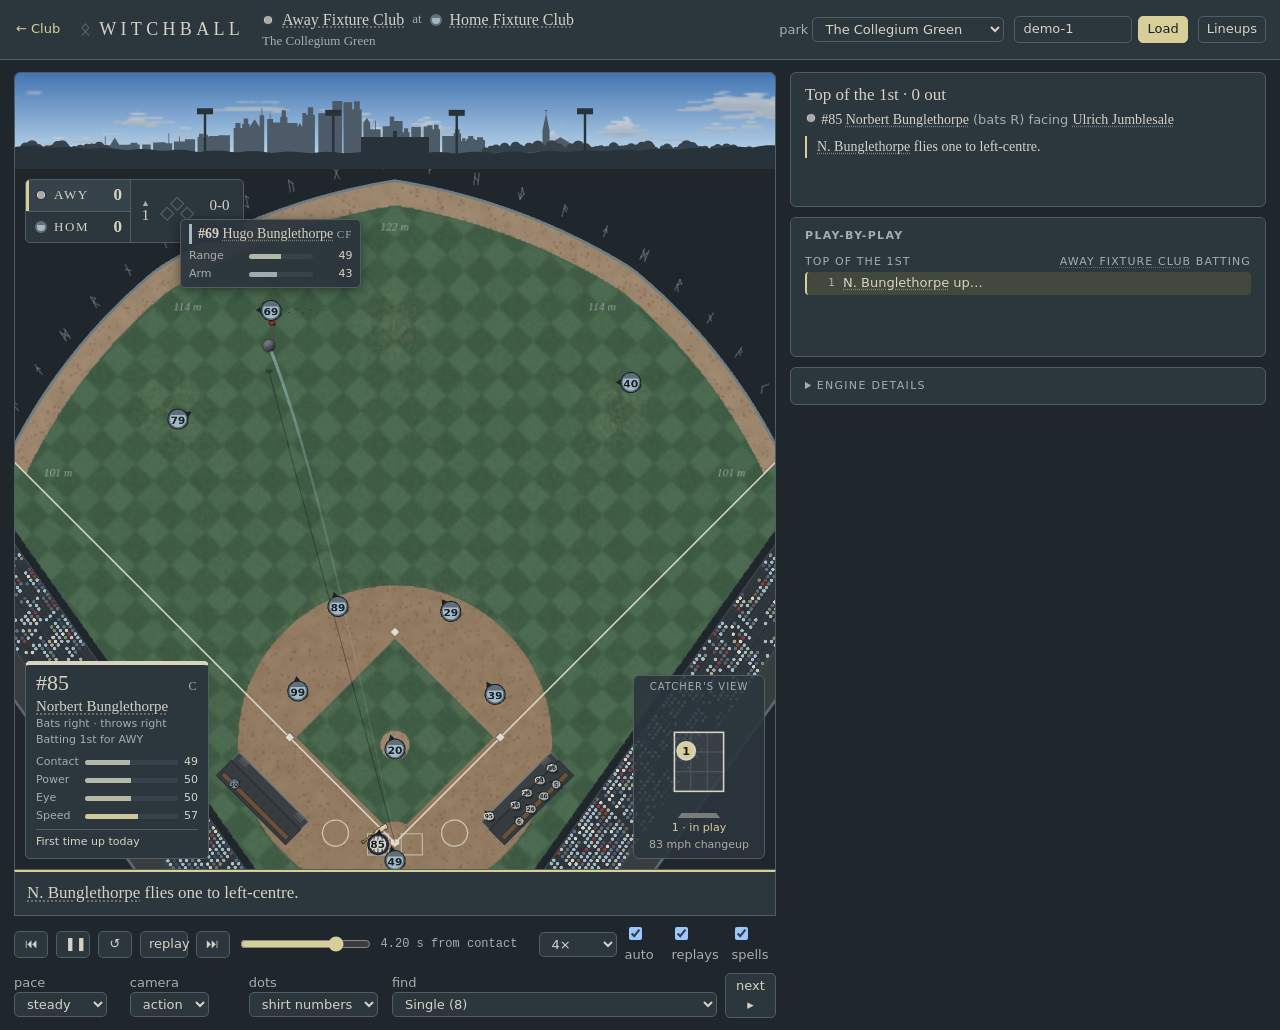
<file: index.html>
<!doctype html>
<html lang="en">
<head>
  <meta charset="utf-8" />
  <meta name="viewport" content="width=device-width, initial-scale=1" />
  <title>Witchball viewer</title>
  <script type="module" crossorigin src="./assets/school_games-C_8aav_Y.js"></script>
  <script type="module" crossorigin src="./assets/rolldown-runtime-XKyaHtl9.js"></script>
  <script type="module" crossorigin src="./assets/CanvasPool-C8TL04p2.js"></script>
  <script type="module" crossorigin src="./assets/canvasUtils-30AujGy8.js"></script>
  <script type="module" crossorigin src="./assets/RenderTargetSystem-Dvyqi79B.js"></script>
  <script type="module" crossorigin src="./assets/getTextureBatchBindGroup-DAd8pHX4.js"></script>
  <script type="module" crossorigin src="./assets/getTexelRangeRects-j-NjzLRM.js"></script>
  <script type="module" crossorigin src="./assets/main-BfYGrlrT.js"></script>
  <link rel="stylesheet" crossorigin href="./assets/main-BqW8c2e1.css">

  <link rel="manifest" href="./manifest.webmanifest" />
  <meta name="theme-color" content="#2c363d" />
  <link rel="apple-touch-icon" href="./icon-180.png" />
  <meta name="apple-mobile-web-app-capable" content="yes" />
  <meta name="mobile-web-app-capable" content="yes" />
  <meta name="apple-mobile-web-app-title" content="Witchball" />
  <meta name="apple-mobile-web-app-status-bar-style" content="black-translucent" />
  <script>if ("serviceWorker" in navigator) addEventListener("load", () => navigator.serviceWorker.register("./sw.js"));</script>
</head>
<body>
  <!-- the match screen of a career game: who, where, and which game of the series; the demo's park, seed and Load are on
       review.html -->
  <header id="bar">
    <a class="to-hub" href="./hub.html" title="Back to your club">← Club</a>
    <div class="brand">Witchball</div>
    <div id="matchup"></div>
    <button type="button" id="open-lineups" class="lineups-btn" title="Both clubs' lineups, benches and bullpens (L); the game waits where it is">Lineups</button>
  </header>
  <main>
    <section id="stage">
      <div id="screen">
        <div id="canvas"></div>
        <div id="scorebug">
          <div class="teams">
            <div class="team" id="sb-away"><i class="chip"></i><span class="abbr"></span><b class="runs"></b></div>
            <div class="team" id="sb-home"><i class="chip"></i><span class="abbr"></span><b class="runs"></b></div>
          </div>
          <div class="state">
            <div class="inning"><span id="sb-half">▲</span><span id="sb-inn">1</span></div>
            <svg id="sb-bases" viewBox="0 0 44 30" aria-label="bases">
              <rect class="b2" x="16" y="2" width="10" height="10" transform="rotate(45 21 7)" />
              <rect class="b3" x="5" y="13" width="10" height="10" transform="rotate(45 10 18)" />
              <rect class="b1" x="27" y="13" width="10" height="10" transform="rotate(45 32 18)" />
            </svg>
            <div class="countouts"><span id="sb-count">0-0</span><span id="sb-outs"><i></i><i></i><i></i></span></div>
          </div>
        </div>
        <div id="card"></div>
        <div id="tip" class="fieldpanel" hidden></div>
        <div id="banner" hidden><div class="big"></div><div class="small"></div></div>
        <div id="casts" hidden aria-live="polite"></div>
        <div id="zone" hidden></div>
      </div>
      <div id="caption">
        <div id="cap-line"></div>
      </div>
      <!-- beneath the field. A wide screen shows every control at once; a phone shows one row (play / pause, replay, speed,
           and the two menus) and opens View or Plays below it: .view and .nav mark what each menu holds, .d and .p the
           wide-screen and the phone wording of a label (style.css) -->
      <div id="cbar">
      <div id="controls">
        <button id="prev" class="nav" title="Previous play (←)">⏮</button>
        <button id="toggle" title="Pause / play (space)" aria-label="Play / pause">❚❚</button>
        <button id="replay" class="nav" title="Restart this play (r)">↺</button>
        <button id="areplay" title="Action replay: the play again, slower, following the ball (p)"><span class="d">replay</span><span class="p">Replay</span></button>
        <button id="next" class="nav" title="Next play (→)">⏭</button>
        <input type="range" id="scrub" class="nav" min="0" max="1000" value="0" aria-label="time in the play" />
        <span id="clock" class="nav"></span>
        <select id="speed" title="Speed" aria-label="Playback speed"></select>
        <label id="l-auto" class="view" title="Go on to the next play when this one ends; off, it stops at the end of each play"><input type="checkbox" id="auto" checked /> <span class="d">auto</span><span class="p">Continue to the next play</span></label>
        <label id="l-replays" class="view" title="Replay big plays (home runs, extra-base hits, double plays, runs), following the ball"><input type="checkbox" id="replays" checked /> <span class="d">replays</span><span class="p">Replay big plays</span></label>
        <label id="l-spells" class="view" title="Spells over exceptional plays: Fireball, Witchhook, Quickstep, Magic Hands, Chain Lightning. One switch for all five; they change nothing of the game (S)"><input type="checkbox" id="spells" checked /> <span class="d">spells</span><span class="p">Spells</span></label>
        <button id="m-view" class="menu-btn" aria-expanded="false" title="Camera, pace, dot labels, and what plays on by itself">View</button>
        <button id="m-nav" class="menu-btn" aria-expanded="false" aria-label="Replay navigation" title="Previous and next play, the scrubber, the time from contact, and Find play">Plays</button>
      </div>
      <div id="jump">
        <label id="l-pace" class="view" title="Time between pitches and plays">pace <select id="pace"></select></label>
        <label id="l-cam" class="view" title="The action camera frames the play; fixed shows the whole field">camera <select id="cam"><option value="action">action</option><option value="fixed">fixed</option></select></label>
        <label id="l-dots" class="view">dots <select id="labels"><option value="numbers">shirt numbers</option><option value="positions">positions</option></select></label>
        <label id="l-find" class="nav">find <select id="kinds"></select></label>
        <button id="findnext" class="nav">next ▸</button>
      </div>
      </div>
    </section>
    <aside id="side">
      <section id="now">
        <h2 id="now-head"></h2>
        <div id="now-who"></div>
        <ol id="now-lines"></ol>
      </section>
      <section id="pbp-wrap">
        <h3>Play-by-play</h3>
        <div id="pbp"></div>
      </section>
      <details id="details">
        <summary>Engine details</summary>
        <div id="version"></div>
        <div id="explain"></div>
      </details>
    </aside>
  </main>
  <div id="who-back" hidden></div>
  <div id="who" role="dialog" aria-label="Card" hidden>
    <button id="who-close" title="Close (Esc): back to the same pitch" aria-label="Close">×</button>
    <div id="who-body"></div>
  </div>
</body>
</html>
</file>
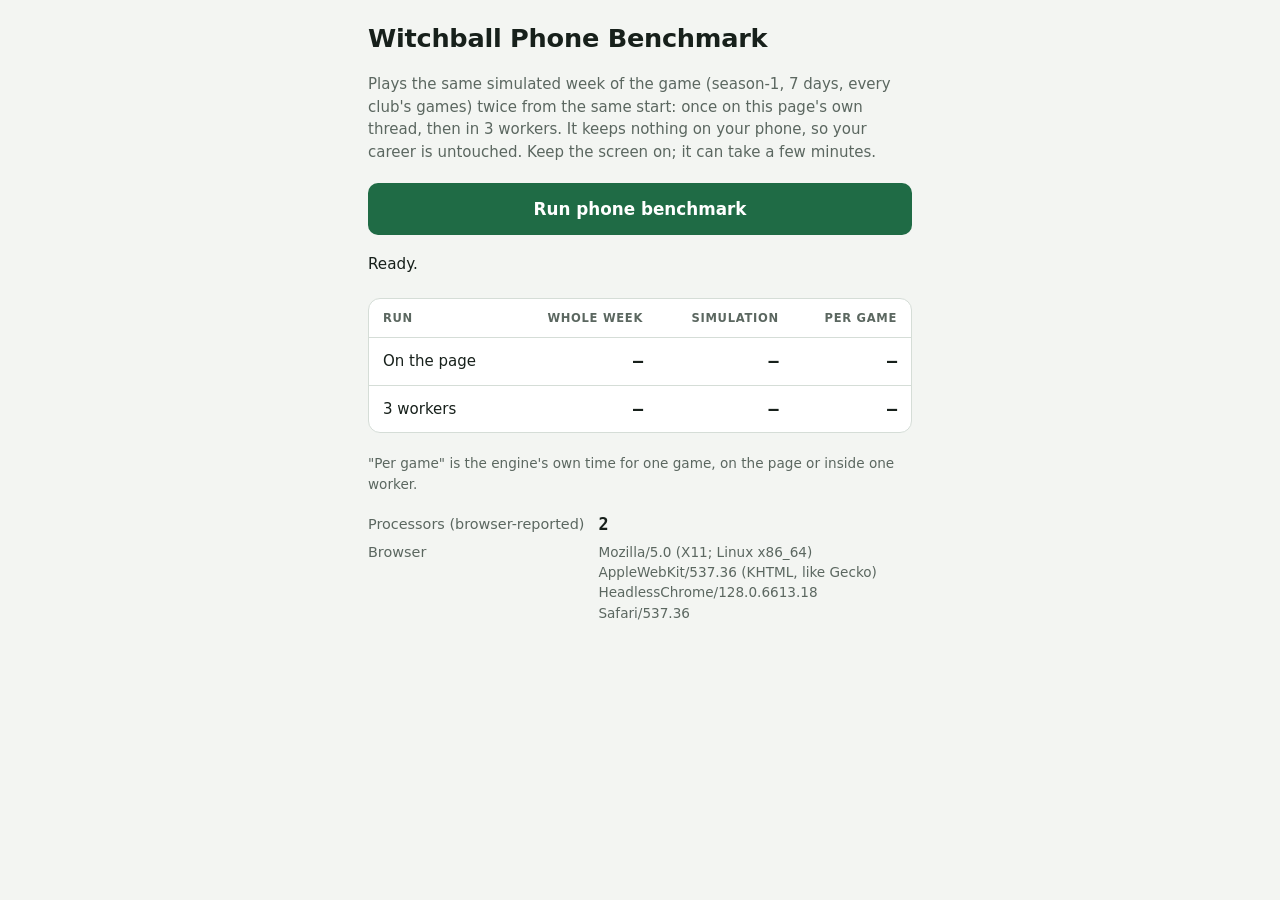
<file: bench/index.html>
<!doctype html><html><head><meta charset=utf8><meta name=viewport content="width=device-width,initial-scale=1,viewport-fit=cover"><style>:root{color-scheme:light;box-sizing:border-box;padding-top:env(safe-area-inset-top,0px);padding-bottom:env(safe-area-inset-bottom,0px)}html{scroll-padding-top:env(safe-area-inset-top,0px)}body{margin:0;padding:0;font:14px -apple-system,BlinkMacSystemFont,sans-serif;background:#fff;color:#000}img{max-width:100%}[hidden]:not([hidden=until-found i]){display:none!important}</style></head><body>
<title>Witchball Phone Benchmark</title>
<meta name="robots" content="noindex">
<style>
  /* One narrow column, read top to bottom: what it does, the button, the two runs side by side, the device. */
  :root {
    --bg: #f3f5f2;        /* infield chalk */
    --panel: #ffffff;
    --fg: #17201b;
    --muted: #5b6760;
    --line: #d5ddd7;
    --accent: #1f6b45;    /* outfield grass */
    --accent-fg: #ffffff;
    --warn: #9a4a12;
    --display: "Space Grotesk", ui-sans-serif, system-ui, sans-serif;
    --body: "Inter", ui-sans-serif, system-ui, -apple-system, "Segoe UI", sans-serif;
    --mono: ui-monospace, "SF Mono", Menlo, Consolas, monospace;
  }
  @media (prefers-color-scheme: dark) {
    :root:not([data-theme="light"]) {
      --bg: #111613; --panel: #19211c; --fg: #e6ece8; --muted: #9aa8a0; --line: #2c3831;
      --accent: #5fc28f; --accent-fg: #0b130e; --warn: #f0a46a; color-scheme: dark;
    }
  }
  :root[data-theme="dark"] {
    --bg: #111613; --panel: #19211c; --fg: #e6ece8; --muted: #9aa8a0; --line: #2c3831;
    --accent: #5fc28f; --accent-fg: #0b130e; --warn: #f0a46a; color-scheme: dark;
  }
  body {
    background: var(--bg); color: var(--fg); font: 15px/1.5 var(--body);
    padding-left: max(16px, env(safe-area-inset-left, 0px)); padding-right: max(16px, env(safe-area-inset-right, 0px));
    padding-block: 24px 40px;
  }
  main { max-width: 34rem; margin: 0 auto; display: grid; gap: 20px; }
  h1 { font: 700 1.6rem/1.15 var(--display); margin: 0; text-wrap: balance; letter-spacing: -0.01em; }
  p { margin: 0; }
  .lede { color: var(--muted); max-width: 60ch; }
  button#run {
    font: 600 1.05rem var(--body); color: var(--accent-fg); background: var(--accent);
    border: 0; border-radius: 10px; padding: 16px 20px; width: 100%; cursor: pointer;
  }
  button#run:disabled { opacity: 0.55; cursor: progress; }
  button#run:focus-visible { outline: 3px solid var(--fg); outline-offset: 3px; }
  #status { font: 500 0.95rem var(--body); min-height: 1.5em; }
  body[data-state="error"] #status { color: var(--warn); }
  .results { background: var(--panel); border: 1px solid var(--line); border-radius: 12px; overflow-x: auto; }
  table { width: 100%; border-collapse: collapse; font-variant-numeric: tabular-nums; }
  th, td { padding: 12px 14px; text-align: right; border-bottom: 1px solid var(--line); white-space: nowrap; }
  th:first-child, td:first-child { text-align: left; white-space: normal; }
  thead th { font: 600 0.72rem var(--body); text-transform: uppercase; letter-spacing: 0.06em; color: var(--muted); }
  tbody tr:last-child td { border-bottom: 0; }
  td.v { font: 600 1.05rem var(--mono); }
  .note { font-size: 0.85rem; color: var(--muted); }
  dl { margin: 0; display: grid; grid-template-columns: auto 1fr; gap: 6px 14px; font-size: 0.9rem; }
  dt { color: var(--muted); }
  dd { margin: 0; min-width: 0; overflow-wrap: anywhere; }
  #cores { font: 600 1.05rem var(--mono); }
  @media (prefers-reduced-motion: no-preference) { button#run { transition: opacity .15s; } }
</style>

<main>
  <h1>Witchball Phone Benchmark</h1>
  <p class="lede">Plays the same simulated week of the game (season-1, 7 days, every club's games) twice from the same start: once on this page's own thread, then in 3 workers. It keeps nothing on your phone, so your career is untouched. Keep the screen on; it can take a few minutes.</p>

  <button id="run" type="button">Run phone benchmark</button>
  <p id="status" role="status" aria-live="polite">Ready.</p>

  <div class="results">
    <table>
      <thead><tr><th>Run</th><th>Whole week</th><th>Simulation</th><th>Per game</th></tr></thead>
      <tbody>
        <tr><td>On the page</td><td class="v" id="main-week">–</td><td class="v" id="main-sim">–</td><td class="v" id="main-game">–</td></tr>
        <tr><td>3 workers</td><td class="v" id="workers-week">–</td><td class="v" id="workers-sim">–</td><td class="v" id="workers-game">–</td></tr>
      </tbody>
    </table>
  </div>
  <p class="note"><span id="games"></span> <span id="match"></span> "Per game" is the engine's own time for one game, on the page or inside one worker.</p>

  <dl>
    <dt>Processors (browser-reported)</dt><dd id="cores">–</dd>
    <dt>Browser</dt><dd id="agent" class="note">–</dd>
  </dl>
</main>

<script type="module" src="assets/bench-BV9zqIeB.js"></script>

</body></html>
</file>
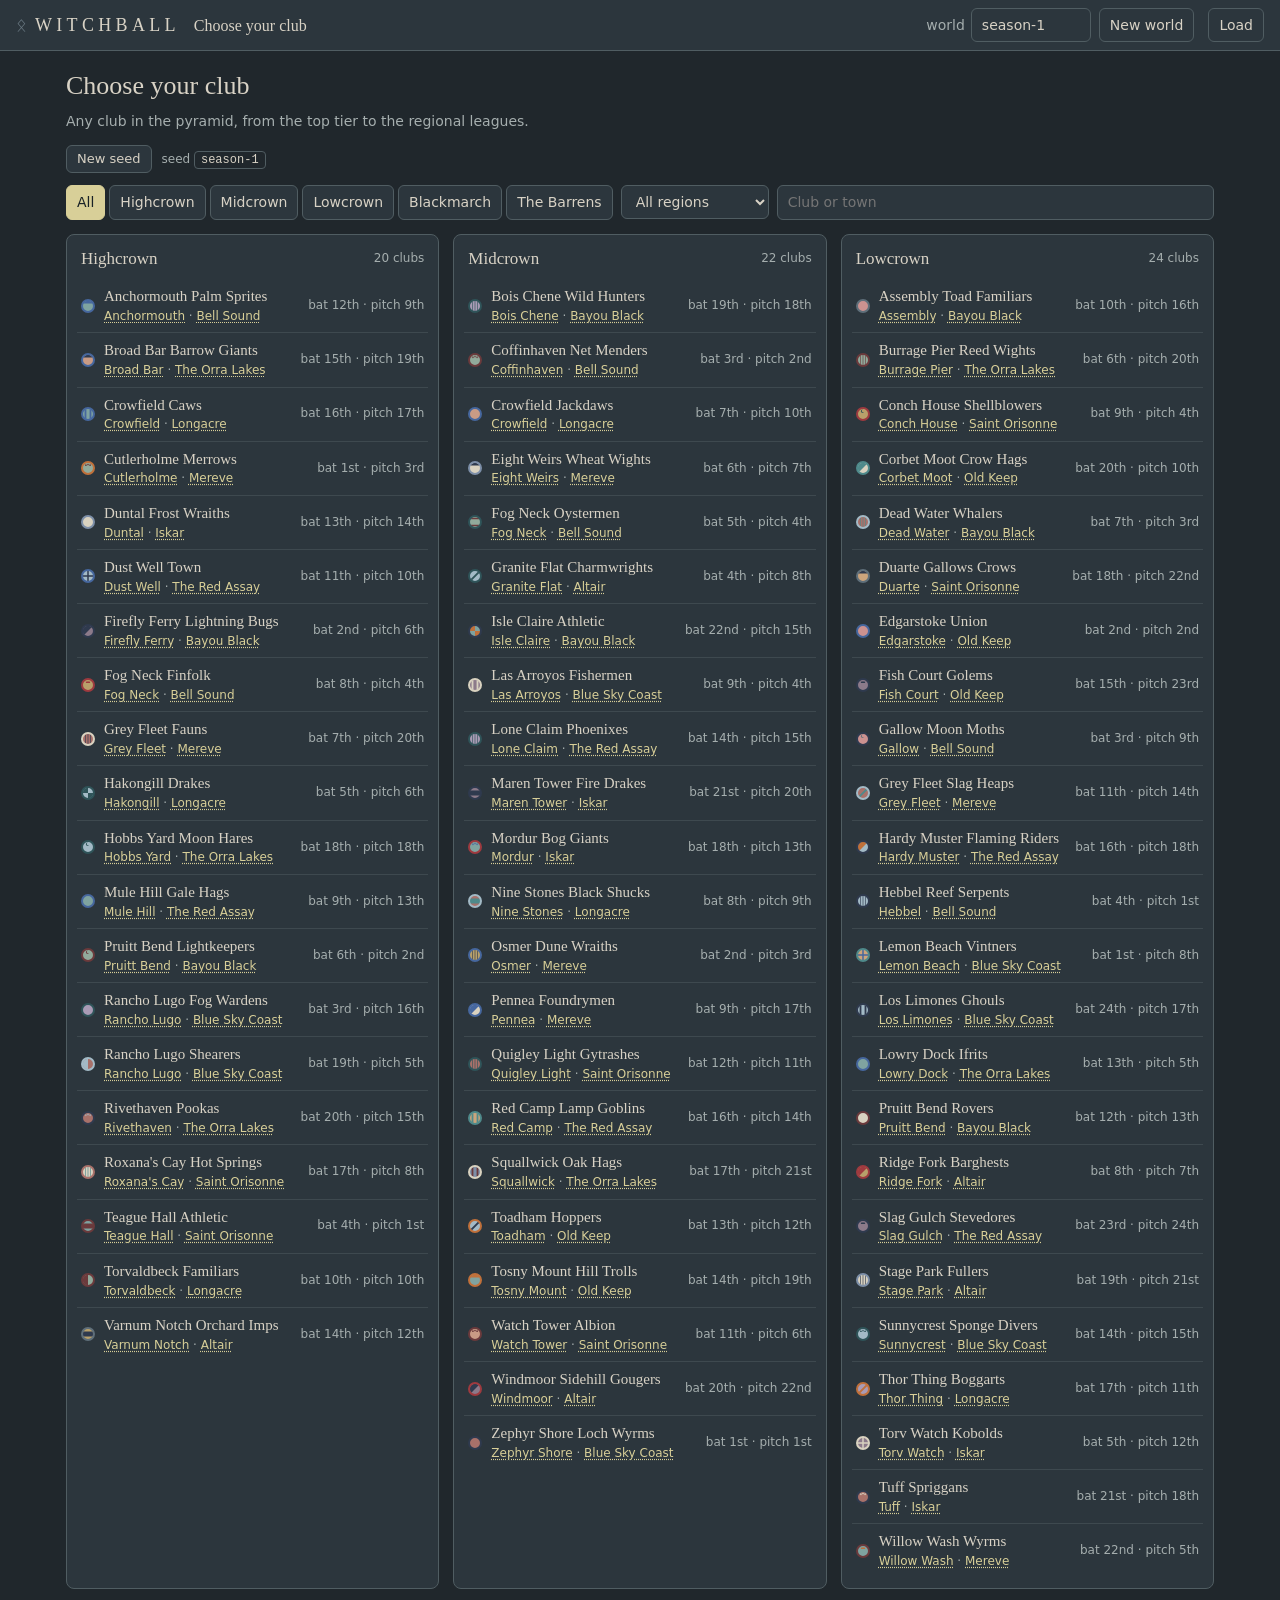
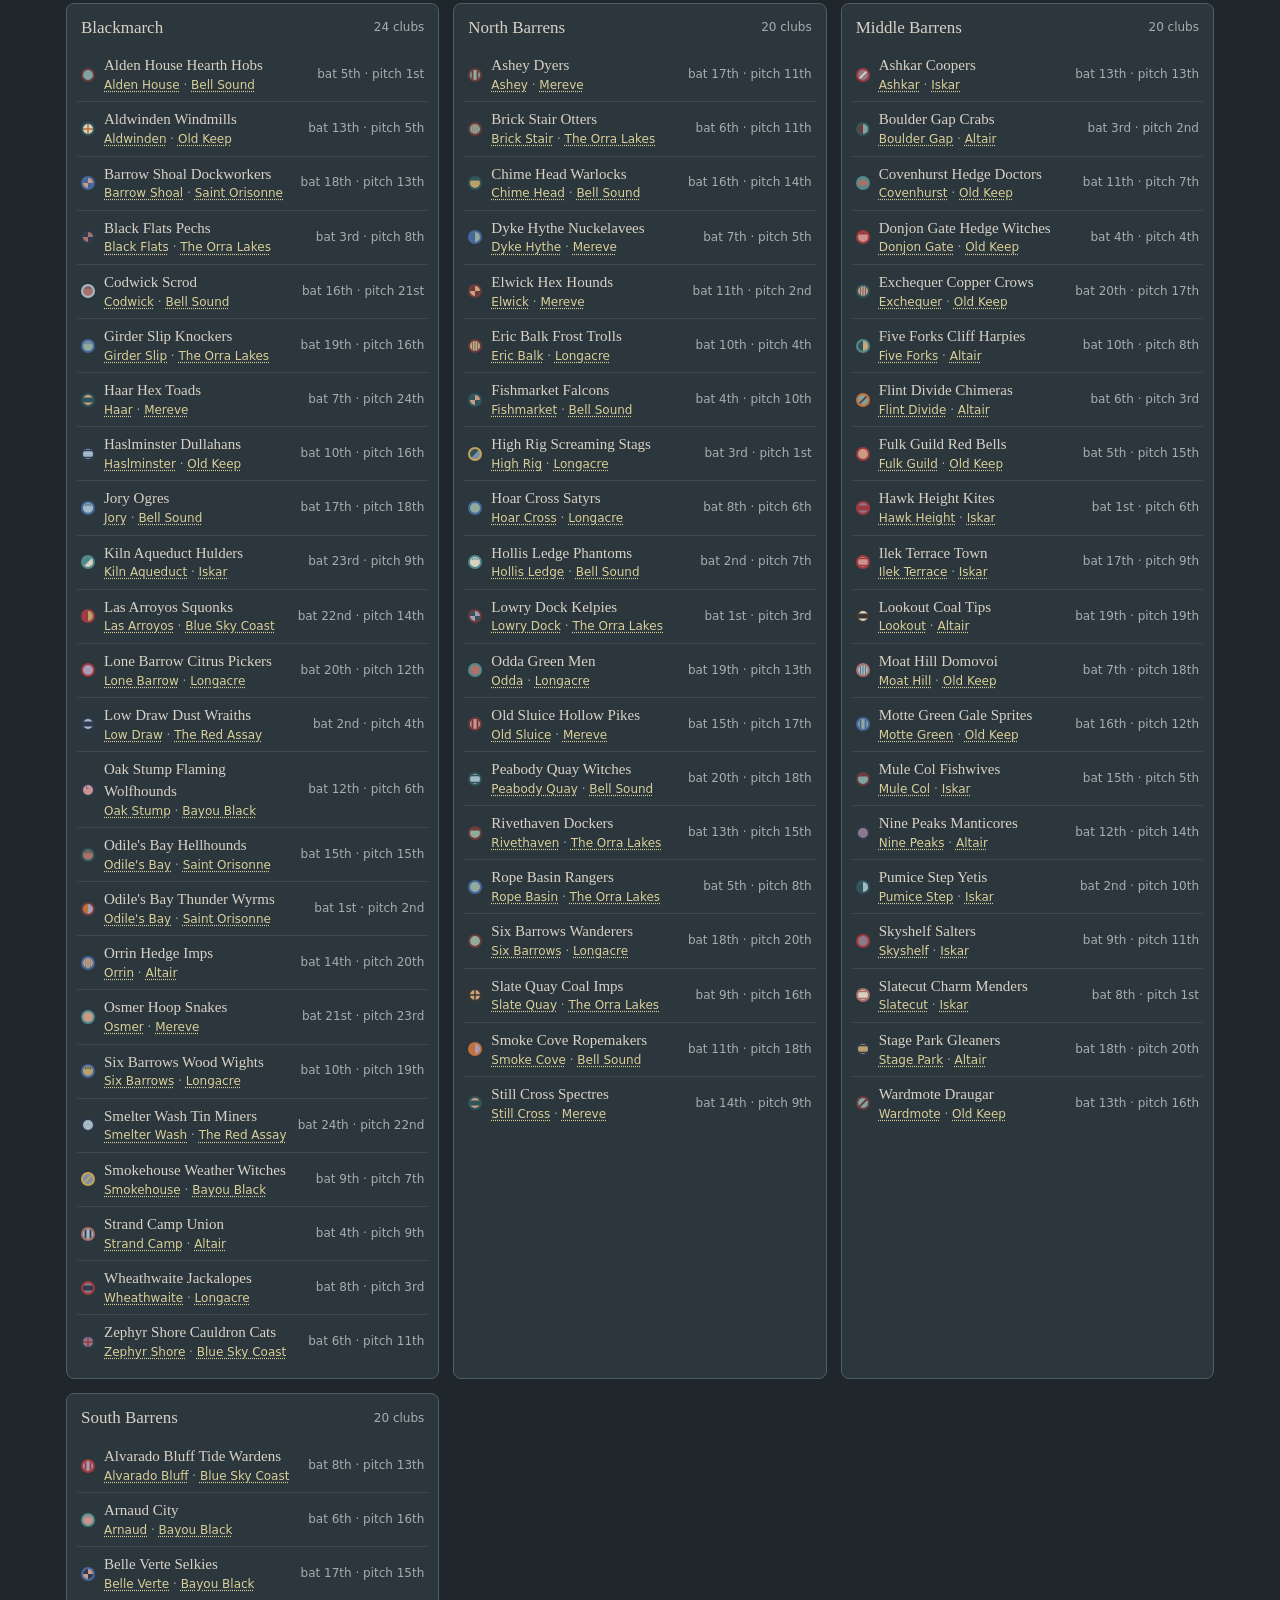
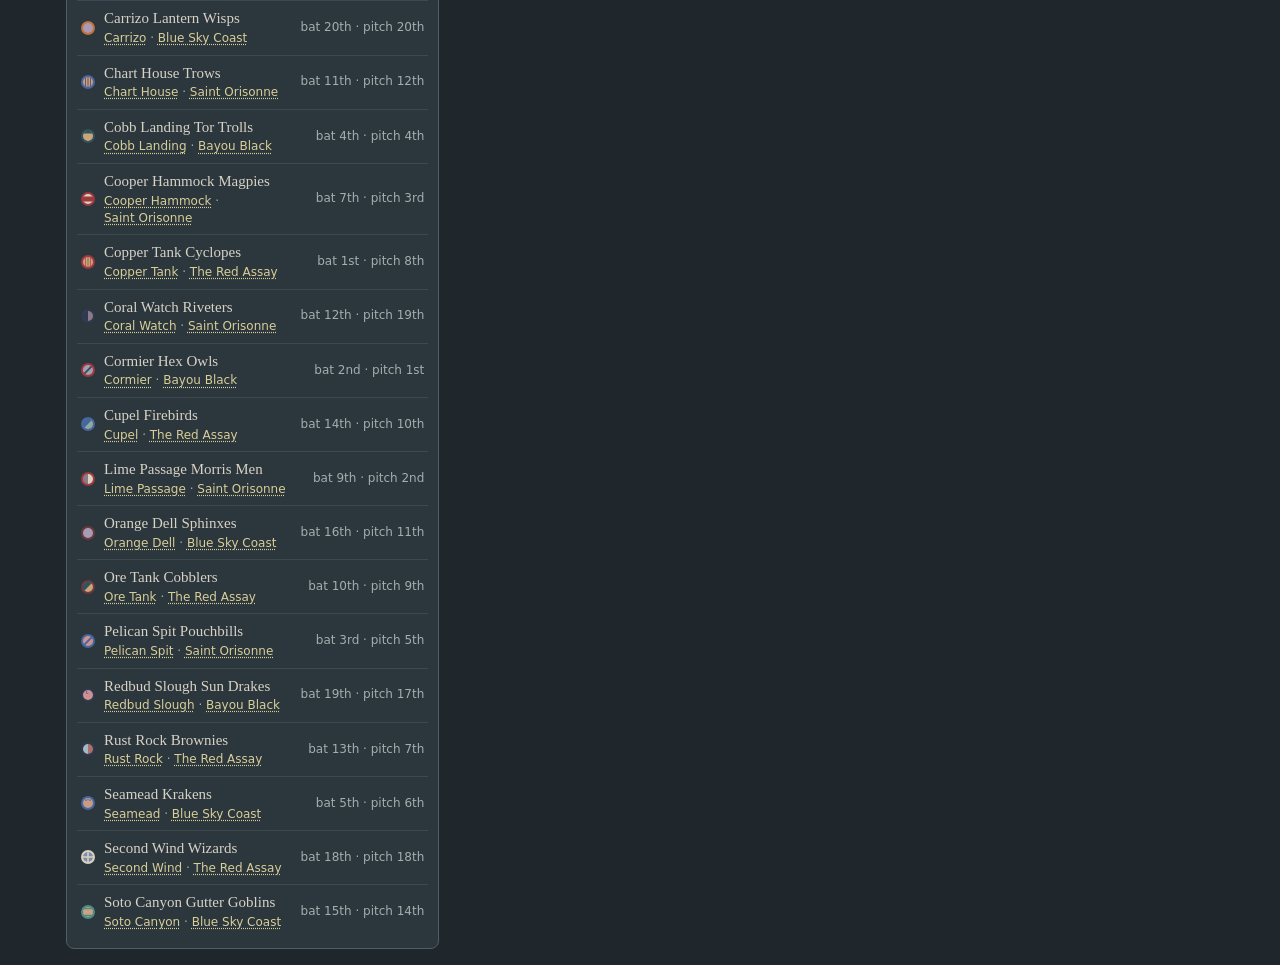
<file: hub.html>
<!doctype html>
<html lang="en">
<head>
  <meta charset="utf-8" />
  <meta name="viewport" content="width=device-width, initial-scale=1, viewport-fit=cover" />
  <title>Witchball club hub</title>
  <script type="module" crossorigin src="./assets/hub-B3GqFr_u.js"></script>
  <link rel="modulepreload" crossorigin href="./assets/school_games-C_8aav_Y.js">
  <link rel="stylesheet" crossorigin href="./assets/hub-CsLobWKK.css">

  <link rel="manifest" href="./manifest.webmanifest" />
  <meta name="theme-color" content="#2c363d" />
  <link rel="apple-touch-icon" href="./icon-180.png" />
  <meta name="apple-mobile-web-app-capable" content="yes" />
  <meta name="mobile-web-app-capable" content="yes" />
  <meta name="apple-mobile-web-app-title" content="Witchball" />
  <meta name="apple-mobile-web-app-status-bar-style" content="black-translucent" />
  <script>if ("serviceWorker" in navigator) addEventListener("load", () => navigator.serviceWorker.register("./sw.js"));</script>
</head>
<body>
  <header id="bar">
    <div class="brand">Witchball</div>
    <div id="where"></div>
    <form id="world" class="tools">
      <label><span>world</span> <input id="seed" size="10" aria-label="world seed" /></label>
      <button type="submit">New world</button>
    </form>
    <div class="tools filetools">
      <button type="button" id="save-file" hidden>Save</button>
      <button type="button" id="load-file">Load</button>
      <button type="button" id="main-menu" hidden>Main menu</button>
    </div>
  </header>
  <main id="app"><p class="dim pad">Drawing the world…</p></main>
  <dialog id="club" aria-labelledby="club-name"></dialog>
</body>
</html>
</file>
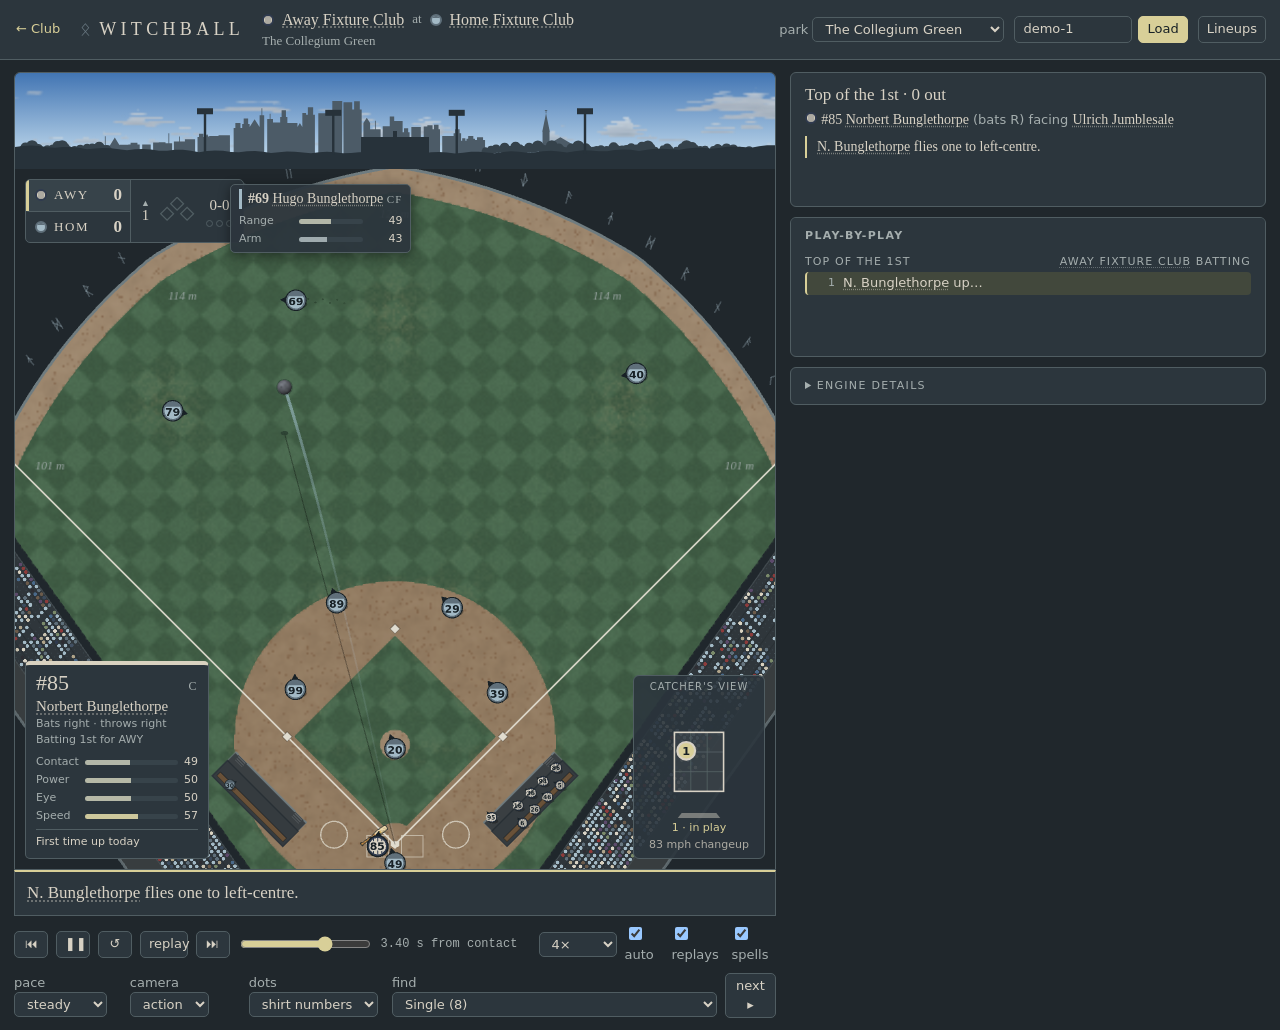
<file: review.html>
<!doctype html>
<html lang="en">
<head>
  <meta charset="utf-8" />
  <meta name="viewport" content="width=device-width, initial-scale=1" />
  <title>Witchball viewer: review</title>
  <script type="module" crossorigin src="./assets/school_games-C_8aav_Y.js"></script>
  <script type="module" crossorigin src="./assets/rolldown-runtime-XKyaHtl9.js"></script>
  <script type="module" crossorigin src="./assets/CanvasPool-C8TL04p2.js"></script>
  <script type="module" crossorigin src="./assets/canvasUtils-30AujGy8.js"></script>
  <script type="module" crossorigin src="./assets/RenderTargetSystem-Dvyqi79B.js"></script>
  <script type="module" crossorigin src="./assets/getTextureBatchBindGroup-DAd8pHX4.js"></script>
  <script type="module" crossorigin src="./assets/getTexelRangeRects-j-NjzLRM.js"></script>
  <script type="module" crossorigin src="./assets/main-BfYGrlrT.js"></script>
  <link rel="stylesheet" crossorigin href="./assets/main-BqW8c2e1.css">

  <link rel="manifest" href="./manifest.webmanifest" />
  <meta name="theme-color" content="#2c363d" />
  <link rel="apple-touch-icon" href="./icon-180.png" />
  <meta name="apple-mobile-web-app-capable" content="yes" />
  <meta name="mobile-web-app-capable" content="yes" />
  <meta name="apple-mobile-web-app-title" content="Witchball" />
  <meta name="apple-mobile-web-app-status-bar-style" content="black-translucent" />
  <script>if ("serviceWorker" in navigator) addEventListener("load", () => navigator.serviceWorker.register("./sw.js"));</script>
</head>
<body>
  <!-- the review page: the demo games and any seed, in any park (?seed=, ?park=, ?league=; M2_VIEWER.md). A career game's
       match screen is index.html?watch=, without these controls -->
  <header id="bar" class="review">
    <a class="to-hub" href="./hub.html" title="Back to your club">← Club</a>
    <div class="brand">Witchball</div>
    <div id="matchup"></div>
    <div class="tools">
      <label><span>park</span> <select id="park"></select></label>
      <form id="load">
        <input id="seed" size="10" aria-label="seed" />
        <button type="submit" class="primary">Load</button>
      </form>
      <button type="button" id="open-lineups" class="lineups-btn" title="Both clubs' lineups and bullpens (L); the game waits where it is">Lineups</button>
    </div>
  </header>
  <main>
    <section id="stage">
      <div id="screen">
        <div id="canvas"></div>
        <div id="scorebug">
          <div class="teams">
            <div class="team" id="sb-away"><i class="chip"></i><span class="abbr"></span><b class="runs"></b></div>
            <div class="team" id="sb-home"><i class="chip"></i><span class="abbr"></span><b class="runs"></b></div>
          </div>
          <div class="state">
            <div class="inning"><span id="sb-half">▲</span><span id="sb-inn">1</span></div>
            <svg id="sb-bases" viewBox="0 0 44 30" aria-label="bases">
              <rect class="b2" x="16" y="2" width="10" height="10" transform="rotate(45 21 7)" />
              <rect class="b3" x="5" y="13" width="10" height="10" transform="rotate(45 10 18)" />
              <rect class="b1" x="27" y="13" width="10" height="10" transform="rotate(45 32 18)" />
            </svg>
            <div class="countouts"><span id="sb-count">0-0</span><span id="sb-outs"><i></i><i></i><i></i></span></div>
          </div>
        </div>
        <div id="card"></div>
        <div id="tip" class="fieldpanel" hidden></div>
        <div id="banner" hidden><div class="big"></div><div class="small"></div></div>
        <div id="casts" hidden aria-live="polite"></div>
        <div id="zone" hidden></div>
      </div>
      <div id="caption">
        <div id="cap-line"></div>
      </div>
      <!-- beneath the field. A wide screen shows every control at once; a phone shows one row (play / pause, replay, speed,
           and the two menus) and opens View or Plays below it: .view and .nav mark what each menu holds, .d and .p the
           wide-screen and the phone wording of a label (style.css) -->
      <div id="cbar">
      <div id="controls">
        <button id="prev" class="nav" title="Previous play (←)">⏮</button>
        <button id="toggle" title="Pause / play (space)" aria-label="Play / pause">❚❚</button>
        <button id="replay" class="nav" title="Restart this play (r)">↺</button>
        <button id="areplay" title="Action replay: the play again, slower, following the ball (p)"><span class="d">replay</span><span class="p">Replay</span></button>
        <button id="next" class="nav" title="Next play (→)">⏭</button>
        <input type="range" id="scrub" class="nav" min="0" max="1000" value="0" aria-label="time in the play" />
        <span id="clock" class="nav"></span>
        <select id="speed" title="Speed" aria-label="Playback speed"></select>
        <label id="l-auto" class="view" title="Go on to the next play when this one ends; off, it stops at the end of each play"><input type="checkbox" id="auto" checked /> <span class="d">auto</span><span class="p">Continue to the next play</span></label>
        <label id="l-replays" class="view" title="Replay big plays (home runs, extra-base hits, double plays, runs), following the ball"><input type="checkbox" id="replays" checked /> <span class="d">replays</span><span class="p">Replay big plays</span></label>
        <label id="l-spells" class="view" title="Spells over exceptional plays: Fireball, Witchhook, Quickstep, Magic Hands, Chain Lightning. One switch for all five; they change nothing of the game (S)"><input type="checkbox" id="spells" checked /> <span class="d">spells</span><span class="p">Spells</span></label>
        <button id="m-view" class="menu-btn" aria-expanded="false" title="Camera, pace, dot labels, and what plays on by itself">View</button>
        <button id="m-nav" class="menu-btn" aria-expanded="false" aria-label="Replay navigation" title="Previous and next play, the scrubber, the time from contact, and Find play">Plays</button>
      </div>
      <div id="jump">
        <label id="l-pace" class="view" title="Time between pitches and plays">pace <select id="pace"></select></label>
        <label id="l-cam" class="view" title="The action camera frames the play; fixed shows the whole field">camera <select id="cam"><option value="action">action</option><option value="fixed">fixed</option></select></label>
        <label id="l-dots" class="view">dots <select id="labels"><option value="numbers">shirt numbers</option><option value="positions">positions</option></select></label>
        <label id="l-find" class="nav">find <select id="kinds"></select></label>
        <button id="findnext" class="nav">next ▸</button>
      </div>
      </div>
    </section>
    <aside id="side">
      <section id="now">
        <h2 id="now-head"></h2>
        <div id="now-who"></div>
        <ol id="now-lines"></ol>
      </section>
      <section id="pbp-wrap">
        <h3>Play-by-play</h3>
        <div id="pbp"></div>
      </section>
      <details id="details">
        <summary>Engine details</summary>
        <div id="version"></div>
        <div id="explain"></div>
      </details>
    </aside>
  </main>
  <div id="who-back" hidden></div>
  <div id="who" role="dialog" aria-label="Card" hidden>
    <button id="who-close" title="Close (Esc): back to the same pitch" aria-label="Close">×</button>
    <div id="who-body"></div>
  </div>
</body>
</html>
</file>
<file: assets/main-BqW8c2e1.css>
:root{--lightningcss-light: ;--lightningcss-dark:initial;color-scheme:dark;--bg:#20272c;--panel:#2c363d;--raised:#37434a;--line:#505d62;--text:#d8d2c5;--dim:#a5aeae;--hi:#d8cf98;--selected:#42483c;--good:#91aa9b;--warn:#cba47c;--bad:#cc9290;--rune:#9aadb9;--ink:#182126;--serif:"Palatino Linotype", "Book Antiqua", Palatino, Georgia, serif;--mono:ui-monospace, Consolas, monospace}*{box-sizing:border-box}body{background:var(--bg);color:var(--text);margin:0;font:13px/1.45 system-ui,Segoe UI,sans-serif}button,select,input{background:var(--panel);color:var(--text);border:1px solid var(--line);font:inherit;border-radius:5px;padding:3px 8px}button{cursor:pointer}button:hover,select:hover{background:var(--raised)}button.primary,button.active{background:var(--hi);border-color:var(--hi);color:var(--ink)}button.primary:hover,button.active:hover{background:color-mix(in srgb, var(--hi) 88%, #fff)}#bar{border-bottom:1px solid var(--line);background:var(--panel);align-items:center;gap:18px;padding:8px 14px;display:flex}.to-hub{color:var(--hi);white-space:nowrap;padding:4px 2px;text-decoration:none}.to-hub:hover{text-decoration:underline}.brand{font-family:var(--serif);letter-spacing:.24em;text-transform:uppercase;color:var(--text);font-size:18px}.brand:before{content:"ᛟ";color:var(--rune);opacity:.55;letter-spacing:0;margin-right:8px}#matchup{font-family:var(--serif);flex-direction:column;flex:1;gap:1px;min-width:0;font-size:16px;display:flex}#matchup .clubs{flex-wrap:wrap;align-items:center;gap:8px;display:flex}#matchup .clubs span{white-space:nowrap}#matchup .clubs .dim{font-size:13px}#matchup .gameline{flex-wrap:wrap;gap:6px;font-size:13px;display:flex}@media (width<=1150px){#matchup .wx,.tools label>span{display:none}}.lineups-btn{flex:none}.tools{color:var(--dim);white-space:nowrap;align-items:center;gap:10px;display:flex}#load{gap:6px;display:flex}main{flex-wrap:wrap;align-items:flex-start;gap:14px;padding:12px 14px;display:flex}#stage{flex:none;width:762px;max-width:100%}#screen{border:1px solid var(--line);border-radius:6px 6px 0 0;position:relative;overflow:hidden;container-type:inline-size}#canvas canvas{display:block}#screen canvas{width:100%!important;height:auto!important}#scorebug{font-family:var(--serif);border:1px solid var(--line);background:var(--panel);border-radius:5px;display:flex;position:absolute;top:10px;left:10px;overflow:hidden}.has-sky #scorebug{top:calc(12.6316cqw + 10px)}#scorebug .teams{flex-direction:column;display:flex}#scorebug .team{border-left:3px solid #0000;align-items:center;gap:7px;min-width:104px;padding:3px 8px 3px 6px;display:flex}#scorebug .team.batting{border-left-color:var(--hi);background:var(--raised)}#scorebug .team+.team{border-top:1px solid var(--line)}#scorebug .abbr{letter-spacing:.12em;flex:1;font-size:13px}#scorebug .runs{font-variant-numeric:tabular-nums;text-align:right;min-width:18px;font-size:17px}.chip{border:2px solid;border-radius:50%;flex:none;width:12px;height:12px;display:inline-block}#scorebug .state{border-left:1px solid var(--line);align-items:center;gap:8px;padding:0 10px;display:flex}#scorebug .inning{flex-direction:column;align-items:center;font-size:15px;line-height:1;display:flex}#scorebug #sb-half{color:var(--dim);font-size:9px}#sb-bases{width:40px;height:28px}#sb-bases rect{fill:#0000;stroke:var(--line);stroke-width:1.4px}#sb-bases rect.on{fill:var(--text);stroke:var(--text)}.countouts{flex-direction:column;align-items:center;gap:3px;display:flex}#sb-count{font-variant-numeric:tabular-nums;font-size:15px}#sb-outs{gap:3px;display:flex}#sb-outs i{border:1px solid var(--line);border-radius:50%;width:7px;height:7px}#sb-outs i.on{background:var(--bad);border-color:var(--bad)}#caption{background:var(--panel);border:1px solid var(--line);border-top:2px solid var(--hi);align-items:center;gap:14px;min-height:46px;padding:6px 12px;display:flex}#cap-line{font-family:var(--serif);flex:1;font-size:17px}#cap-line.out{color:var(--bad)}#cap-line.run{color:var(--good)}#cap-line.big{color:var(--hi)}#cap-line.final{font-weight:700}#card{width:184px;color:var(--dim);border:1px solid var(--line);background:var(--panel);border-top-width:4px;border-radius:5px;padding:7px 10px 8px;font-size:11px;position:absolute;bottom:10px;left:10px}#card .top{font-family:var(--serif);justify-content:space-between;align-items:baseline;display:flex}#card .num{color:var(--text);font-size:22px;line-height:1}#card .pos{letter-spacing:.12em;font-size:12px}#card .name{font-family:var(--serif);color:var(--text);margin:2px 0 1px;font-size:15px;line-height:1.2}#card .bars{grid-template-columns:auto 1fr auto;align-items:center;gap:2px 6px;margin:6px 0 5px;display:grid}#card .bar{background:var(--raised);border-radius:3px;height:5px;overflow:hidden}#card .bar i{background:var(--rune);height:100%;display:block}#card .v{color:var(--text);font-variant-numeric:tabular-nums;text-align:right}#card .today{color:var(--text);border-top:1px solid var(--line);padding-top:4px}#card .academy,#who .academy{color:var(--dim);font-size:11px}#card{transition:opacity .25s}#card.clear{opacity:0}#zone{border:1px solid var(--line);background:color-mix(in srgb, var(--panel) 90%, transparent);pointer-events:none;border-radius:6px;width:132px;padding:4px 6px 5px;transition:opacity .25s;position:absolute;bottom:10px;right:10px}#zone[hidden]{display:none}#zone.clear{opacity:0}#zone .zt{text-transform:uppercase;letter-spacing:.1em;color:var(--dim);text-align:center;font-size:10px}#zone svg{width:100%;height:auto;display:block;overflow:visible}#zone .grid line{stroke:var(--line);stroke-width:.8px}#zone .edge{fill:color-mix(in srgb, var(--text) 6%, transparent);stroke:var(--text);stroke-width:1.6px}#zone .plate{fill:var(--text);opacity:.45}#zone circle{stroke:var(--ink);stroke-width:1.4px}#zone .last circle{stroke:var(--text);stroke-width:2.2px}#zone text{fill:var(--ink);text-anchor:middle;dominant-baseline:central;font:700 10px system-ui,sans-serif}#zone .last text{font-size:11.5px}#zone .zc{text-align:center;white-space:nowrap;text-overflow:ellipsis;font-size:11px;overflow:hidden}#zone .zp{opacity:.75;margin-top:1px}a.who,a.club{color:inherit;-webkit-text-decoration:underline dotted color-mix(in srgb, currentColor 45%, transparent);text-decoration:underline dotted color-mix(in srgb, currentColor 45%, transparent);text-underline-offset:2px;cursor:pointer}a.who:hover,a.club:hover{color:var(--hi);-webkit-text-decoration-color:var(--hi);text-decoration-color:var(--hi)}#who-back{z-index:20;background:#00000059;position:fixed;inset:0}#who{z-index:21;width:min(320px,100vw - 32px);max-height:calc(100vh - 32px);color:var(--dim);background:var(--panel);border:1px solid var(--line);border-radius:6px;padding:10px 14px 12px;font-size:12px;position:fixed;top:50%;left:50%;overflow:auto;transform:translate(-50%,-50%);box-shadow:0 8px 30px #00000080}#who[hidden],#who-back[hidden]{display:none}#who-close{min-width:36px;min-height:36px;font-size:18px;line-height:1;position:absolute;top:6px;right:6px}#who .top{font-family:var(--serif);border-top:4px solid;align-items:baseline;gap:10px;margin-right:40px;padding-top:4px;display:flex}#who .num{color:var(--text);font-size:24px;line-height:1}#who .pos{letter-spacing:.12em;font-size:13px}#who .name{font-family:var(--serif);color:var(--text);margin:4px 0 2px;font-size:17px}#who .bars{grid-template-columns:auto 1fr auto;align-items:center;gap:3px 8px;margin:8px 0;display:grid}#who .bar{background:var(--raised);border-radius:3px;height:6px;overflow:hidden}#who .bar i{height:100%;display:block}#who .v{color:var(--text);font-variant-numeric:tabular-nums;text-align:right}#who .today,#who .season,#who .lineup{color:var(--text);border-top:1px solid var(--line);margin-top:6px;padding-top:5px}#who .today b,#who .season b{color:var(--dim);text-transform:uppercase;letter-spacing:.08em;font-size:11px;font-weight:400;display:block}#who .figs{flex-wrap:wrap;gap:4px 12px;display:flex}#who .figs i{color:var(--dim);margin-right:3px;font-style:normal}#who .pair{color:var(--text);margin-top:2px}#who .to-lineups{min-height:32px;margin:0 44px 8px 0}#who.wide{width:min(760px,100vw - 16px);max-height:calc(100vh - 16px);padding:10px 12px 12px}#who .lu-head{flex-wrap:wrap;align-items:baseline;gap:4px 10px;margin:2px 44px 8px 0;display:flex}#who .lu-head b{font-family:var(--serif);color:var(--text);font-size:18px;font-weight:400}#who .lu-clubs{grid-template-columns:repeat(auto-fit,minmax(300px,1fr));gap:12px;display:grid}#who .lu-club{border-top:4px solid;min-width:0;padding-top:4px}#who .lu-club h3{font-family:var(--serif);color:var(--text);flex-wrap:wrap;align-items:center;gap:2px 6px;margin:0 0 4px;font-size:15px;font-weight:400;display:flex}#who .lu-club .yours{text-transform:uppercase;letter-spacing:.1em;color:var(--ink);background:var(--hi);border-radius:3px;padding:0 5px;font-family:system-ui,sans-serif;font-size:10px}#who .lu-club h4{text-transform:uppercase;letter-spacing:.1em;color:var(--dim);margin:8px 0 2px;font-size:10.5px;font-weight:400}#who .lu-club h4 .dim{text-transform:none;letter-spacing:0}#who .lu-order{border-collapse:collapse;width:100%;color:var(--text);font-size:12.5px}#who .lu-order td{vertical-align:baseline;border-top:1px solid color-mix(in srgb, var(--line) 50%, transparent);padding:3px 4px 3px 0}#who .lu-order td.n,#who .lu-order td.no{color:var(--dim);font-variant-numeric:tabular-nums;white-space:nowrap;width:1%}#who .lu-order td.pos{color:var(--dim);letter-spacing:.08em;white-space:nowrap;width:1%}#who .lu-order td.ln{color:var(--dim);text-align:right;font-size:11.5px}#who .lu-order tr.now td{background:var(--selected)}#who .tag{text-transform:uppercase;letter-spacing:.08em;color:var(--hi);white-space:nowrap;font-size:10px}#who .lu-list{color:var(--text);margin:0;padding:0;font-size:12.5px;list-style:none}#who .lu-list li{border-top:1px solid color-mix(in srgb, var(--line) 50%, transparent);padding:3px 0}#who .lu-list li.now{border-left:2px solid var(--hi);padding-left:6px}#who .lu-list.used li{color:var(--dim)}#who .lu-list.used .tag{color:var(--bad)}#who .lu-list .ln{color:var(--dim);font-size:11.5px}#who .lu-list .rt,#who .lu-list .pos{color:var(--dim);white-space:nowrap;font-size:11px}#who .lu-list.bench li{color:var(--dim);border:0;margin-right:10px;padding:1px 0;display:inline-block}#who .lu-note{margin:8px 0 0;font-size:11px}.fieldpanel{z-index:5;pointer-events:none;color:var(--dim);white-space:nowrap;background:color-mix(in srgb, var(--panel) 94%, transparent);border:1px solid var(--line);border-radius:5px;padding:4px 8px 5px;font-size:11px;position:absolute;box-shadow:0 3px 12px #00000073}.fieldpanel[hidden]{display:none}.fieldpanel.moving{transition:left .18s ease-out,top .18s ease-out}@media (prefers-reduced-motion:reduce){.fieldpanel.moving{transition:none}}.fieldpanel a.who,#tip.pinned{pointer-events:auto}.plate{z-index:4}.fieldpanel .t-who{color:var(--text);font-family:var(--serif);border-left:3px solid;padding-left:6px;font-size:14px}.fieldpanel .pos{color:var(--dim);letter-spacing:.1em;font-size:11px}.fieldpanel .t-bars{grid-template-columns:auto 64px auto;align-items:center;gap:2px 6px;margin-top:4px;display:grid}.fieldpanel .bar{background:var(--raised);border-radius:3px;height:5px;overflow:hidden}.fieldpanel .bar i{height:100%;display:block}.fieldpanel .v{color:var(--text);font-variant-numeric:tabular-nums;text-align:right;min-width:2ch}.fieldpanel .t-bars .r{display:contents}#tip .t-also{white-space:normal;margin-top:4px}#tip .t-also button{min-height:32px;margin:2px 2px 0 0;font-size:12px}#banner{text-align:center;pointer-events:none;background:radial-gradient(ellipse at center, color-mix(in srgb, var(--bg) 90%, transparent) 40%, transparent 75%);border-radius:8px;min-width:380px;padding:12px 34px 14px;position:absolute;top:40%;left:50%;transform:translate(-50%,-50%)}#banner .big{font-family:var(--serif);letter-spacing:.1em;text-transform:uppercase;color:var(--text);text-shadow:0 2px 0 var(--ink);white-space:nowrap;font-size:52px;line-height:1.05}#banner .small{font-family:var(--serif);color:var(--text);text-shadow:0 1px 2px var(--ink);margin-top:4px;font-size:17px}#banner .big:before,#banner .big:after{content:"✦";vertical-align:middle;color:var(--rune);opacity:.5;margin:0 14px;font-size:20px}#banner.hr .big{color:var(--hi)}#banner.out .big,#banner.flash .big{color:var(--bad)}#banner.flash .big{font-size:44px}#banner.flash.show{animation:.3s ease-out both banner-flash}@keyframes banner-flash{0%{opacity:0;transform:translate(-50%,-50%)scale(1.25)}to{opacity:1;transform:translate(-50%,-50%)scale(1)}}#banner.inning .big,#banner.final .big{font-size:38px}#banner.show{animation:.4s cubic-bezier(.2,1.3,.4,1) both banner-in}@keyframes banner-in{0%{opacity:0;transform:translate(-50%,-50%)scale(.7)}to{opacity:1;transform:translate(-50%,-50%)scale(1)}}#casts{pointer-events:none;flex-direction:column;align-items:flex-end;gap:4px;max-width:58%;display:flex;position:absolute;top:10px;right:10px}.has-sky #casts{top:calc(12.6316cqw + 10px)}#casts[hidden]{display:none}#casts .cast{border:1px solid var(--line);background:color-mix(in srgb, var(--panel) 90%, transparent);color:var(--dim);border-radius:5px;align-items:center;gap:7px;padding:4px 9px;font-size:11px;display:flex}#casts .cast i{border-radius:50%;flex:none;width:9px;height:9px}#casts .cast b{font-family:var(--serif);color:var(--text);white-space:nowrap;flex:none;font-size:13px;font-weight:400}#controls,#jump{color:var(--dim);align-items:center;gap:8px;margin-top:8px;display:flex}#controls button{min-width:34px}#scrub{accent-color:var(--hi);flex:1;padding:0}#clock{font-family:var(--mono);min-width:150px;font-size:12px}#cbar{display:contents}#cbar .menu-btn,#cbar .p{display:none}#side{flex-direction:column;flex:380px;gap:10px;min-width:340px;max-width:600px;max-height:calc(100vh - 78px);display:flex}#side>section,#details{background:var(--panel);border:1px solid var(--line);border-radius:6px;padding:10px 14px}#side h2{font-family:var(--serif);color:var(--text);margin:0 0 2px;font-size:17px;font-weight:400}#side h3{text-transform:uppercase;letter-spacing:.12em;color:var(--dim);margin:0 0 6px;font-size:11px}#now-who{color:var(--dim);margin-bottom:6px}#now-who b{color:var(--text);font-weight:400;font-family:var(--serif);font-size:14px}#now-lines{font-family:var(--serif);min-height:60px;margin:0;padding:0;font-size:14px;list-style:none}#now-lines li{border-left:2px solid #0000;padding:1px 0 1px 10px}#now-lines li[hidden]{display:none}#now-lines li.pitch{color:var(--dim);font-family:system-ui,sans-serif;font-size:12px}#now-lines li.out{color:var(--bad)}#now-lines li.run{color:var(--good)}#now-lines li.big{color:var(--warn)}#now-lines li.latest{border-left-color:var(--hi)}#now-lines li.final{color:var(--text);margin-top:4px;font-weight:700}#pbp-wrap{flex:auto;min-height:140px;overflow:auto}#pbp-wrap h3{background:var(--panel);z-index:1;margin:-10px -14px 6px;padding:10px 14px 4px;position:sticky;top:-10px}#pbp .half{text-transform:uppercase;letter-spacing:.1em;color:var(--dim);justify-content:space-between;margin:8px 0 2px;font-size:11px;display:flex}#pbp .half:first-child{margin-top:0}#pbp .p{cursor:pointer;border-left:2px solid #0000;border-radius:4px;gap:8px;padding:2px 6px;display:flex}#pbp .p:hover{background:var(--raised)}#pbp .p.cur{background:var(--selected);border-left-color:var(--hi)}#pbp .p .n{color:var(--dim);text-align:right;min-width:22px;padding-top:1px;font-size:11px}#pbp .p .s{flex:1}#pbp .p.scored .s{color:var(--good)}#pbp .p .sc{font-variant-numeric:tabular-nums;color:var(--good);font-size:12px}#details{flex:none;max-height:60vh;overflow:auto}#details[open]{flex:auto}#details summary{cursor:pointer;color:var(--dim);text-transform:uppercase;letter-spacing:.12em;font-size:11px}#version{font-family:var(--mono);color:var(--dim);margin:8px 0;font-size:11px}#explain h2{color:var(--text);margin:8px 0 4px;font-family:system-ui,sans-serif;font-size:14px}#explain h3{margin:12px 0 4px}#explain table{border-collapse:collapse;font-family:var(--mono);font-size:12px}#explain td,#explain th{text-align:left;vertical-align:top;padding:1px 6px 1px 0}#explain th{color:var(--dim);font-weight:400}#explain .ev{font-family:var(--mono);border-left:3px solid #0000;padding:1px 4px;font-size:12px}#explain .ev.past{color:var(--dim)}#explain .ev.now{border-left-color:var(--hi);color:var(--text);background:var(--selected)}#explain .ev .t{width:52px;color:var(--dim);display:inline-block}.good{color:var(--good)}.bad{color:var(--bad)}.dim{color:var(--dim)}.mono{font-family:var(--mono);font-size:12px}@media (width<=640px){#bar{flex-wrap:wrap;gap:6px 10px;padding:8px 10px}.brand{font-size:15px}#matchup{flex-basis:100%;order:3;font-size:15px}#matchup .clubs{gap:3px 7px}#matchup .clubs span{white-space:normal}#matchup .gameline{font-size:12.5px}#bar .lineups-btn{min-height:36px;margin-left:auto;padding:0 12px}#bar.review .lineups-btn{margin-left:0}.tools{gap:6px}.tools select{max-width:150px}#load input{width:84px}main{gap:10px;padding:8px}#scorebug{top:6px;left:6px}.has-sky #scorebug{top:6px}#scorebug .team{gap:5px;min-width:74px;padding:2px 6px 2px 4px}#scorebug .abbr{font-size:11px}#scorebug .runs{font-size:14px}#scorebug .state{gap:5px;padding:0 6px}#sb-bases{width:30px;height:21px}#sb-count,#scorebug .inning{font-size:13px}#card{border-top-width:3px;width:128px;padding:4px 7px 5px;font-size:10px;bottom:6px;left:6px}#card .num{font-size:16px}#card .name{font-size:12px}#card .bars,#card>div:not([class]){display:none}#card .today{border-top:0;padding-top:0}#zone{width:94px;padding:2px 4px 3px;bottom:6px;right:6px}#zone .zt{letter-spacing:.06em;font-size:9px}#zone .zc{font-size:10.5px}.fieldpanel{white-space:normal;max-width:min(240px,72%);padding:3px 6px}.fieldpanel .t-who{padding-left:5px;line-height:1.2}.fieldpanel .t-bars{flex-wrap:wrap;gap:0 4px;margin-top:1px;display:flex}.fieldpanel .t-bars .r{white-space:nowrap;align-items:center;gap:3px;display:inline-flex}.fieldpanel .t-bars .r+.r:before{content:"·";margin-right:1px}.fieldpanel .bar{flex:none;width:28px}#casts{max-width:64%;top:6px;right:6px}.has-sky #casts{top:calc(12.6316cqw + 6px)}#casts .cast{gap:5px;padding:3px 7px;font-size:10px}#casts .cast b{font-size:12px}#casts .cast span{display:none}#banner{width:92%;min-width:0;padding:8px 10px 10px}#banner .big{white-space:normal;font-size:28px}#banner .big:before,#banner .big:after{margin:0 6px;font-size:13px}#banner.flash .big{font-size:26px}#banner.inning .big,#banner.final .big{font-size:22px}#banner .small{font-size:13px}#caption{min-height:40px;padding:5px 10px}#cap-line{font-size:15px}#cbar{color:var(--dim);flex-wrap:wrap;align-items:center;gap:6px;margin-top:8px;display:flex}#controls,#jump{display:contents}#cbar .d{display:none}#cbar .p{display:inline}#cbar:after{content:"";flex:0 0 100%;order:6;height:0}#cbar.open-view:after,#cbar.open-nav:after{border-top:1px solid var(--line);margin-top:2px}#cbar button,#cbar select{min-height:44px}#cbar #toggle{border-radius:10px;flex:2 56px;order:1;min-width:56px;min-height:56px;padding:0 6px;font-size:26px;line-height:1}#areplay{white-space:nowrap;flex:auto;order:2;min-width:0;padding:0 6px}#speed{flex:none;order:3;width:54px;padding:0 2px}#cbar .menu-btn{white-space:nowrap;flex:auto;min-width:0;padding:0 5px;display:block}#m-view{order:4}#m-nav{order:5}#cbar .menu-btn:after{content:" ▾"}#cbar .menu-btn[aria-expanded=true]{background:var(--raised);border-color:var(--hi)}#cbar .menu-btn[aria-expanded=true]:after{content:" ▴"}#cbar:not(.open-nav) .nav,#cbar:not(.open-view) .view{display:none}#prev{order:10}#replay{order:11}#next{order:12}#prev,#replay,#next{flex:1 1 0;min-width:44px}#clock{flex:100%;order:13;min-width:0;margin-top:2px}#scrub{flex:100%;order:14;height:32px}#l-find{flex:1 1 0;order:15;align-items:center;gap:6px;min-width:0;display:flex}#l-find select{flex:1;min-width:0}#findnext{flex:none;order:16;padding:0 10px}#l-cam{order:20}#l-pace{order:21}#l-dots{order:22}#l-cam,#l-pace,#l-dots{flex:calc(50% - 6px);align-items:center;gap:6px;min-width:0;display:flex}#l-cam select,#l-pace select,#l-dots select{flex:1;min-width:0}#l-auto{order:23}#l-replays{order:24}#l-spells{order:25}#l-auto,#l-replays,#l-spells{min-height:40px;color:var(--text);flex:100%;align-items:center;gap:8px;display:flex}#l-auto input,#l-replays input,#l-spells input{flex:none;width:22px;height:22px}#who.wide{max-height:calc(100vh - 16px);top:8px;transform:translate(-50%)}#who .lu-clubs{grid-template-columns:1fr}#side{flex:100%;min-width:0;max-width:none;max-height:none}#pbp-wrap{max-height:55vh}}
</file>
<file: assets/hub-CsLobWKK.css>
:root{--lightningcss-light: ;--lightningcss-dark:initial;color-scheme:dark;--bg:#20272c;--panel:#2c363d;--raised:#37434a;--line:#505d62;--text:#d8d2c5;--dim:#a5aeae;--hi:#d8cf98;--selected:#42483c;--good:#91aa9b;--warn:#cba47c;--bad:#cc9290;--rune:#9aadb9;--ink:#182126;--serif:"Palatino Linotype", "Book Antiqua", Palatino, Georgia, serif}*{box-sizing:border-box}html,body{background:var(--bg)}body{color:var(--text);-webkit-text-size-adjust:100%;margin:0;font:14px/1.45 system-ui,Segoe UI,sans-serif}button,select,input{background:var(--panel);color:var(--text);border:1px solid var(--line);font:inherit;border-radius:6px;min-height:34px;padding:6px 10px}button{cursor:pointer}button:hover,select:hover{background:var(--raised)}button.primary,button.active{background:var(--hi);border-color:var(--hi);color:var(--ink)}button:focus-visible,select:focus-visible,input:focus-visible{outline:2px solid var(--hi);outline-offset:1px}.dim{color:var(--dim)}.small{font-size:12px}.pad{padding:24px 16px}h1,h2,h3{font-family:var(--serif);margin:0;font-weight:400}#bar{z-index:2;padding:8px 16px;padding-top:max(8px, env(safe-area-inset-top));border-bottom:1px solid var(--line);background:var(--panel);align-items:center;gap:14px;display:flex;position:sticky;top:0}.brand{font-family:var(--serif);letter-spacing:.24em;text-transform:uppercase;font-size:18px}.brand:before{content:"ᛟ";color:var(--rune);opacity:.55;letter-spacing:0;margin-right:8px}#where{min-width:0;font-family:var(--serif);white-space:nowrap;text-overflow:ellipsis;flex:1;align-items:center;gap:8px;font-size:16px;display:flex;overflow:hidden}.tools{color:var(--dim);align-items:center;gap:8px;display:flex}.tools label{align-items:center;gap:6px;display:flex}.tools input{width:120px}main{max-width:1180px;margin:0 auto;padding:16px}.chip{vertical-align:-2px;border:2px solid;border-radius:50%;flex:none;width:14px;height:14px;display:inline-block}.intro h1{font-size:26px}.intro p{color:var(--dim);max-width:60ch;margin:6px 0 14px}.intro .seedline{flex-wrap:wrap;align-items:center;gap:4px 10px;margin:0 0 12px;font-size:12px;display:flex}.seedline button{min-height:28px;color:var(--text);padding:2px 10px;font-size:13px}.seedline button:disabled{opacity:.5;cursor:default;background:var(--panel)}.seedline code{-webkit-user-select:all;user-select:all;color:var(--text);background:var(--bg);border:1px solid var(--line);border-radius:4px;padding:1px 6px;font:12px ui-monospace,Cascadia Mono,Consolas,monospace}.filters{flex-wrap:wrap;align-items:center;gap:8px;margin-bottom:14px;display:flex}.filters input{flex:160px;min-width:0}.seg{flex-wrap:wrap;gap:4px;display:flex}#divisions{grid-template-columns:repeat(auto-fill,minmax(330px,1fr));gap:14px;display:grid}.division{background:var(--panel);border:1px solid var(--line);border-radius:8px;min-width:0;padding:10px}.division h2{justify-content:space-between;gap:8px;margin:2px 4px 8px;font-size:17px;display:flex}.division h2 .dim{align-self:center;font-family:system-ui,sans-serif;font-size:12px}.division ul{margin:0;padding:0;list-style:none}.clubrow{cursor:pointer;text-align:left;border-top:1px solid color-mix(in srgb, var(--line) 50%, transparent);grid-template-rows:auto auto;grid-template-columns:auto 1fr auto;align-items:center;column-gap:9px;width:100%;padding:7px 4px;display:grid;position:relative}.division li:first-child .clubrow{border-top:0}.clubrow:hover{background:var(--raised)}.clubrow:has(.open:focus-visible){background:var(--raised)}.clubrow:has(.open:focus-visible){outline:2px solid var(--hi);outline-offset:-2px}.clubrow .chip{grid-row:1/3}.clubrow .open{text-align:left;min-height:0;font-family:var(--serif);color:var(--text);background:0 0;border:0;justify-self:start;padding:0;font-size:15px}.clubrow .open:hover{background:0 0}.clubrow .open:focus-visible{outline:none}.clubrow .open:after{content:"";position:absolute;inset:0}.clubrow .meta{color:var(--dim);grid-column:2;font-size:12px}.clubrow .meta .link{z-index:1;font:inherit;color:var(--hi);text-underline-offset:2px;margin:-5px -3px;padding:5px 3px;-webkit-text-decoration:underline dotted;text-decoration:underline dotted;position:relative}.clubrow .meta .link:hover{text-decoration-style:solid}.clubrow .ranks{color:var(--dim);white-space:nowrap;grid-area:1/3/3;font-size:12px}dialog{border:1px solid var(--line);background:var(--panel);color:var(--text);border-radius:10px;width:min(920px,100vw - 32px);max-height:calc(100vh - 48px);padding:0;overflow:hidden}dialog::backdrop{background:#0a0e1099}.sheet{flex-direction:column;max-height:calc(100vh - 48px);display:flex}.sheet-head{border-bottom:1px solid var(--line);align-items:center;gap:12px;padding:14px 16px;display:flex}.sheet-head .chip{width:22px;height:22px}.sheet-head .title{flex:1;min-width:0}.sheet-head h2{font-size:22px}.close{background:0 0;border:0;min-width:40px;font-size:18px}.sheet-body{padding:4px 16px 12px;overflow-y:auto}.sheet-body h3{margin:18px 0 8px;font-size:17px}.sheet-body h3 .dim{margin-left:6px;font-family:system-ui,sans-serif;font-size:12px}.character{color:var(--dim);margin:10px 0;font-style:italic}.stats{grid-template-columns:repeat(4,1fr);gap:8px;display:grid}.stat{background:var(--raised);border-radius:8px;flex-direction:column;padding:8px 10px;display:flex}.stat .label{color:var(--dim);font-size:12px}.stat b{font-family:var(--serif);font-variant-numeric:tabular-nums;font-size:22px;font-weight:400}.stat .note{color:var(--hi);font-size:12px}.ground{grid-template-columns:max-content 1fr;gap:4px 14px;margin:0;display:grid}.ground dt{color:var(--dim)}.ground dd{margin:0}.tabs{margin-bottom:8px}.sheet-foot{padding:12px 16px;padding-bottom:max(12px, env(safe-area-inset-bottom));border-top:1px solid var(--line);justify-content:flex-end;align-items:center;gap:8px;display:flex}.scroll{-webkit-overflow-scrolling:touch;overflow-x:auto}table.roster{border-collapse:collapse;font-variant-numeric:tabular-nums;width:100%}.roster th,.roster td{text-align:left;white-space:nowrap;border-bottom:1px solid color-mix(in srgb, var(--line) 55%, transparent);padding:5px 7px}.roster th{color:var(--dim);cursor:pointer;-webkit-user-select:none;user-select:none;background:var(--panel);font-size:12px;font-weight:400;position:sticky;top:0}.roster th.sorted{color:var(--hi)}.roster .num{text-align:right}.roster td.name{font-family:var(--serif)}.roster td.hi{color:var(--hi)}.roster td.lo{color:color-mix(in srgb, var(--dim) 70%, var(--bg))}.roster tr.mine td{background:var(--selected)}.roster.books-sum td:not(.num){white-space:normal}.clubhead{flex-wrap:wrap;align-items:center;gap:12px;display:flex}.clubhead>.chip{width:30px;height:30px}.clubhead>div:nth-child(2){flex:1;min-width:200px}.clubhead h1{font-size:28px}.actions{flex-wrap:wrap;gap:8px;display:flex}.role{color:var(--hi);margin:8px 0 14px}.cards{grid-template-columns:repeat(auto-fit,minmax(320px,1fr));align-items:start;gap:14px;display:grid}.card{background:var(--panel);border:1px solid var(--line);border-radius:8px;min-width:0;padding:12px 14px}.card h2{margin-bottom:6px;font-size:18px}.card p.divs{margin:-2px 0 8px;font-size:13px}.fixtures{margin:0;padding:0;list-style:none}.fixtures li{border-top:1px solid color-mix(in srgb, var(--line) 50%, transparent);align-items:center;gap:8px;padding:5px 0;display:flex}.fixtures .when{width:92px;color:var(--dim);font-variant-numeric:tabular-nums}.fixtures .ha{width:18px;color:var(--dim)}button.link{min-height:0;color:var(--text);font-family:var(--serif);text-align:left;background:0 0;border:0;padding:0}button.link:hover{color:var(--hi);background:0 0;text-decoration:underline}@media (width<=640px){#bar{flex-wrap:wrap;gap:8px 12px;padding-left:12px;padding-right:12px}.brand{font-size:15px}#where{flex-basis:100%;order:3}.tools label>span{display:none}.tools input{width:96px}main{padding:12px}#divisions{grid-template-columns:1fr}dialog{border:0;border-radius:0;width:100vw;max-width:100vw;height:100dvh;max-height:100dvh;margin:0}.sheet{height:100dvh;max-height:100dvh}.stats{grid-template-columns:repeat(2,1fr)}.ground{grid-template-columns:1fr;gap:0}.ground dd{margin-bottom:6px}.sheet-foot button{flex:1}.cards{grid-template-columns:1fr}}.advance{background:var(--panel);border:1px solid var(--line);border-radius:8px;flex-wrap:wrap;justify-content:space-between;align-items:center;gap:8px 14px;margin-bottom:14px;padding:10px 14px;display:flex}.advance .today{flex-direction:column;gap:2px;display:flex}.advance .today b{font-family:var(--serif);font-size:17px;font-weight:400}.advance .gameday{flex:100%;order:3;min-width:0}.advance .gameday p{margin:4px 0 0}.advance .gameday .fixtures .when{width:auto;min-width:92px}.advance .gameday .fixtures li{flex-wrap:wrap}.advance .seg button:disabled{opacity:.5;cursor:default}.advance .split{display:inline-flex;position:relative}.advance .split>button:first-child{border-top-right-radius:0;border-bottom-right-radius:0}.advance .split>.split-more{border-left:0;border-top-left-radius:0;border-bottom-left-radius:0;padding:6px 8px}.advance .split-menu{z-index:5;background:var(--panel);border:1px solid var(--line);border-radius:6px;flex-direction:column;gap:2px;min-width:12em;padding:4px;display:flex;position:absolute;top:calc(100% + 4px);right:0;box-shadow:0 6px 18px #00000059}.advance .split-menu[hidden]{display:none}.advance .split-menu button{text-align:left;border:0}.advance .seg button.holding:disabled{opacity:1;color:#fbe4e4;background:#9c3a3a;border-color:#d46a6a}.card h3.sub{color:var(--dim);margin:10px 0 4px;font-size:14px}.fixtures .res{font-variant-numeric:tabular-nums;white-space:nowrap;margin-left:auto}.res.won{color:var(--hi)}.res.lost{color:var(--dim)}.links{white-space:nowrap;gap:10px;margin-left:10px;display:flex}a{color:var(--hi)}a.small,button.link.small{color:var(--hi);font-family:system-ui,sans-serif;font-size:12px}a.button{border:1px solid var(--hi);border-radius:6px;align-items:center;min-height:34px;padding:6px 12px;text-decoration:none;display:inline-flex}a.button.primary{background:var(--hi);color:var(--ink)}.dayline{flex-wrap:wrap;align-items:center;gap:8px;margin-bottom:4px;display:flex}.dayline span{font-family:var(--serif);text-align:center;min-width:13em}.dayline select{margin-left:auto}.scores{columns:2 420px;column-gap:24px;margin:0;padding:0;list-style:none}.scores li{border-top:1px solid color-mix(in srgb, var(--line) 50%, transparent);break-inside:avoid;flex-wrap:wrap;align-items:center;gap:6px;padding:5px 4px;display:flex}.scores li.mine{background:var(--selected)}.scores .team{align-items:center;gap:6px;display:inline-flex}.scores .team .link{color:var(--dim)}.scores .team.won .link{color:var(--text)}.scores .runs{font-variant-numeric:tabular-nums;text-align:right;min-width:1.5em;color:var(--dim);font-weight:400}.scores .runs.won{color:var(--hi)}.scores .links{margin-left:auto}.results{grid-column:1/-1}.plain{columns:2 220px;margin:0;padding:0;list-style:none}.plain li{align-items:center;gap:6px;padding:2px 0;display:flex}.end p{margin:6px 0}table.line td.tot{color:var(--hi)}table.box{margin-bottom:8px}.bad{color:var(--bad)}@media (width<=640px){.dayline span{flex:1;min-width:0}.dayline select{flex-basis:100%;margin-left:0}.advance .seg>button,.advance .split{flex:40%}.advance .split>button:first-child{flex:1}.advance .gameday .fixtures .res,.advance .gameday .fixtures .links{margin-left:0}}.nine{columns:2 180px;margin:6px 0;padding-left:22px}.nine li{break-inside:avoid;padding:1px 0}.nine .pos{width:2.4em;color:var(--dim);font-size:12px;display:inline-block}.nine .name,.plainlist .name{font-family:var(--serif);margin-right:6px}.due{color:var(--hi)}.warn{color:var(--warn)}.good{color:var(--good)}.askedit blockquote.said,blockquote.said{border-left:2px solid var(--rune);font-family:var(--serif);margin:8px 0 10px;padding:8px 12px;line-height:1.5}.askmenu li{margin:2px 0}.askmenu button.link{text-align:left}.askstaff .asked{border-top:1px solid var(--line,#3334);margin-top:6px;padding-top:6px}.askstaff .asked:first-child{border-top:0;margin-top:0}.askstaff .said-by{margin:4px 0 0}.asklinks{margin:-4px 0 8px}.askline button.link{white-space:normal;text-align:left}.mine-tag{color:var(--hi)}.parts{margin:2px 0 6px;line-height:1.8}.parts .dim{min-width:9.5em;display:inline-block}.plainlist{margin:0;padding:0;list-style:none}.plainlist li{border-top:1px solid color-mix(in srgb, var(--line) 50%, transparent);flex-wrap:wrap;align-items:center;gap:4px 6px;padding:4px 0;display:flex}.league-day li.mine{font-weight:600}.league-day .res{font-variant-numeric:tabular-nums;white-space:nowrap;margin-left:auto}.movers{gap:2px;display:inline-flex}button.mv{min-width:28px;min-height:26px;padding:0 4px;font-size:11px}button.mv:disabled{opacity:.3;cursor:default}table.lineup select{min-height:30px;padding:3px 6px}.decision{gap:6px!important}.decision select{max-width:100%}@media (width<=640px){table.lineup th,table.lineup td{padding:4px 3px}table.lineup select[data-player]{max-width:132px}table.lineup select[data-pos]{padding:3px 2px}.parts .dim{min-width:0;display:block}}.strip{flex-wrap:wrap;gap:6px 20px;margin:4px 0 8px;display:flex}.strip>div{flex-direction:column;min-width:2.4em;display:flex}.strip .label{letter-spacing:.04em;color:var(--dim);font-size:11px}.strip b{font-family:var(--serif);font-variant-numeric:tabular-nums;font-size:20px;font-weight:400}.plainlist ol.steps{flex-basis:100%;margin:2px 0 0;padding-left:18px}.plainlist ol.steps li{border:0;padding:1px 0;display:list-item}.plainlist [data-promise]{margin-left:auto}.mail h2 .count{color:var(--dim);margin-left:6px;font:600 12px system-ui,sans-serif}.inbox{margin:0;padding:0;list-style:none}.inbox li{border-top:1px solid color-mix(in srgb, var(--line) 50%, transparent)}.inbox .msg{text-align:left;width:100%;color:inherit;grid-template-columns:92px 1fr;gap:0 8px;padding:6px 0;text-decoration:none;display:grid}.inbox .when{color:var(--dim);font-variant-numeric:tabular-nums;grid-row:span 2}.inbox .subj{font-family:var(--serif)}.inbox .unread .subj{font-weight:700}.inbox .unread .when:before{content:"•";color:var(--accent,currentColor)}.letter p{max-width:62ch;line-height:1.5}.offer{flex-wrap:wrap;align-items:end;gap:8px 14px;display:flex}.offer label{flex-direction:column;gap:2px;font-size:13px;display:flex}.offer label.check{flex-direction:row;align-items:center;gap:6px}.offer input[type=number]{width:9em}.offer p{flex-basis:100%;margin:0}.tag{border:1px solid var(--line);border-radius:8px;padding:1px 6px;font:600 11px system-ui,sans-serif}.plan>li{border-top:1px solid color-mix(in srgb, var(--line) 50%, transparent);padding:8px 0}.plan .decide{gap:6px;margin:6px 0 4px;display:flex}.plan .decide button.on{outline:2px solid;font-weight:700}.plan .offer{margin-top:6px}.conversation .turn{margin:10px 0}.conversation .turn p{margin:0 0 2px}.conversation .turn.stale p{opacity:.6}.conversation p.you{margin:10px 0 4px;font-style:italic}.conversation .commits{color:var(--warn);white-space:nowrap}.conversation .decide:has(#promise-pick){flex-wrap:wrap;flex-basis:100%;min-width:0;max-width:100%}.conversation #promise-pick{flex:14em;min-width:0;max-width:100%}.steps{margin:4px 0 6px 12px}.steps li{font-size:13px}.offer[hidden],#bar [hidden]{display:none}#bar .filetools{gap:6px;display:flex}.medical li{display:block}.medical li>div+div{margin-top:2px}.asks{border:1px solid var(--hi);background:color-mix(in srgb, var(--hi) 7%, var(--panel));border-radius:8px;grid-template-columns:7.5em minmax(0,1fr);gap:6px 10px;margin:10px 0 6px;padding:10px 12px;font-size:13px;display:grid}.asks dt{color:var(--dim);margin:0;font-size:12px}.asks dd{overflow-wrap:anywhere;min-width:0;margin:0}.pill{border:1px solid var(--line);background:var(--raised);border-radius:12px;margin:0 3px 3px 0;padding:1px 8px;font-size:12px;display:inline-block}.advice{border-left:3px solid var(--rune);margin:14px 0 10px;padding:2px 0 2px 10px}.advice p{margin:4px 0}.paper .inbox .subj{font-size:15px;line-height:1.25}.paper .inbox .from{-webkit-line-clamp:2;overflow-wrap:anywhere;-webkit-box-orient:vertical;display:-webkit-box;overflow:hidden}.paper h3.sub{margin-top:12px}.masthead{text-align:center;border-bottom:3px double var(--line);justify-content:center;position:relative}.masthead .title{flex:1;min-width:0;padding:0 28px}.masthead .close{position:absolute;top:4px;right:4px}.mast{font-family:var(--serif);letter-spacing:.08em;text-transform:uppercase;overflow-wrap:anywhere;font-size:26px}.article h1{overflow-wrap:anywhere;margin:12px 0 6px;font-size:26px;line-height:1.15}.article p{font-family:var(--serif);overflow-wrap:anywhere;max-width:62ch;font-size:15px;line-height:1.55}.article .dek{color:var(--text);margin:8px 0 14px;font-size:17px;line-height:1.4}.article .quote{border-left:3px solid var(--rune);padding-left:10px;font-style:italic}@media (width<=640px){.asks{grid-template-columns:6.4em minmax(0,1fr)}.mast{font-size:20px}.article h1{font-size:22px}}
</file>
